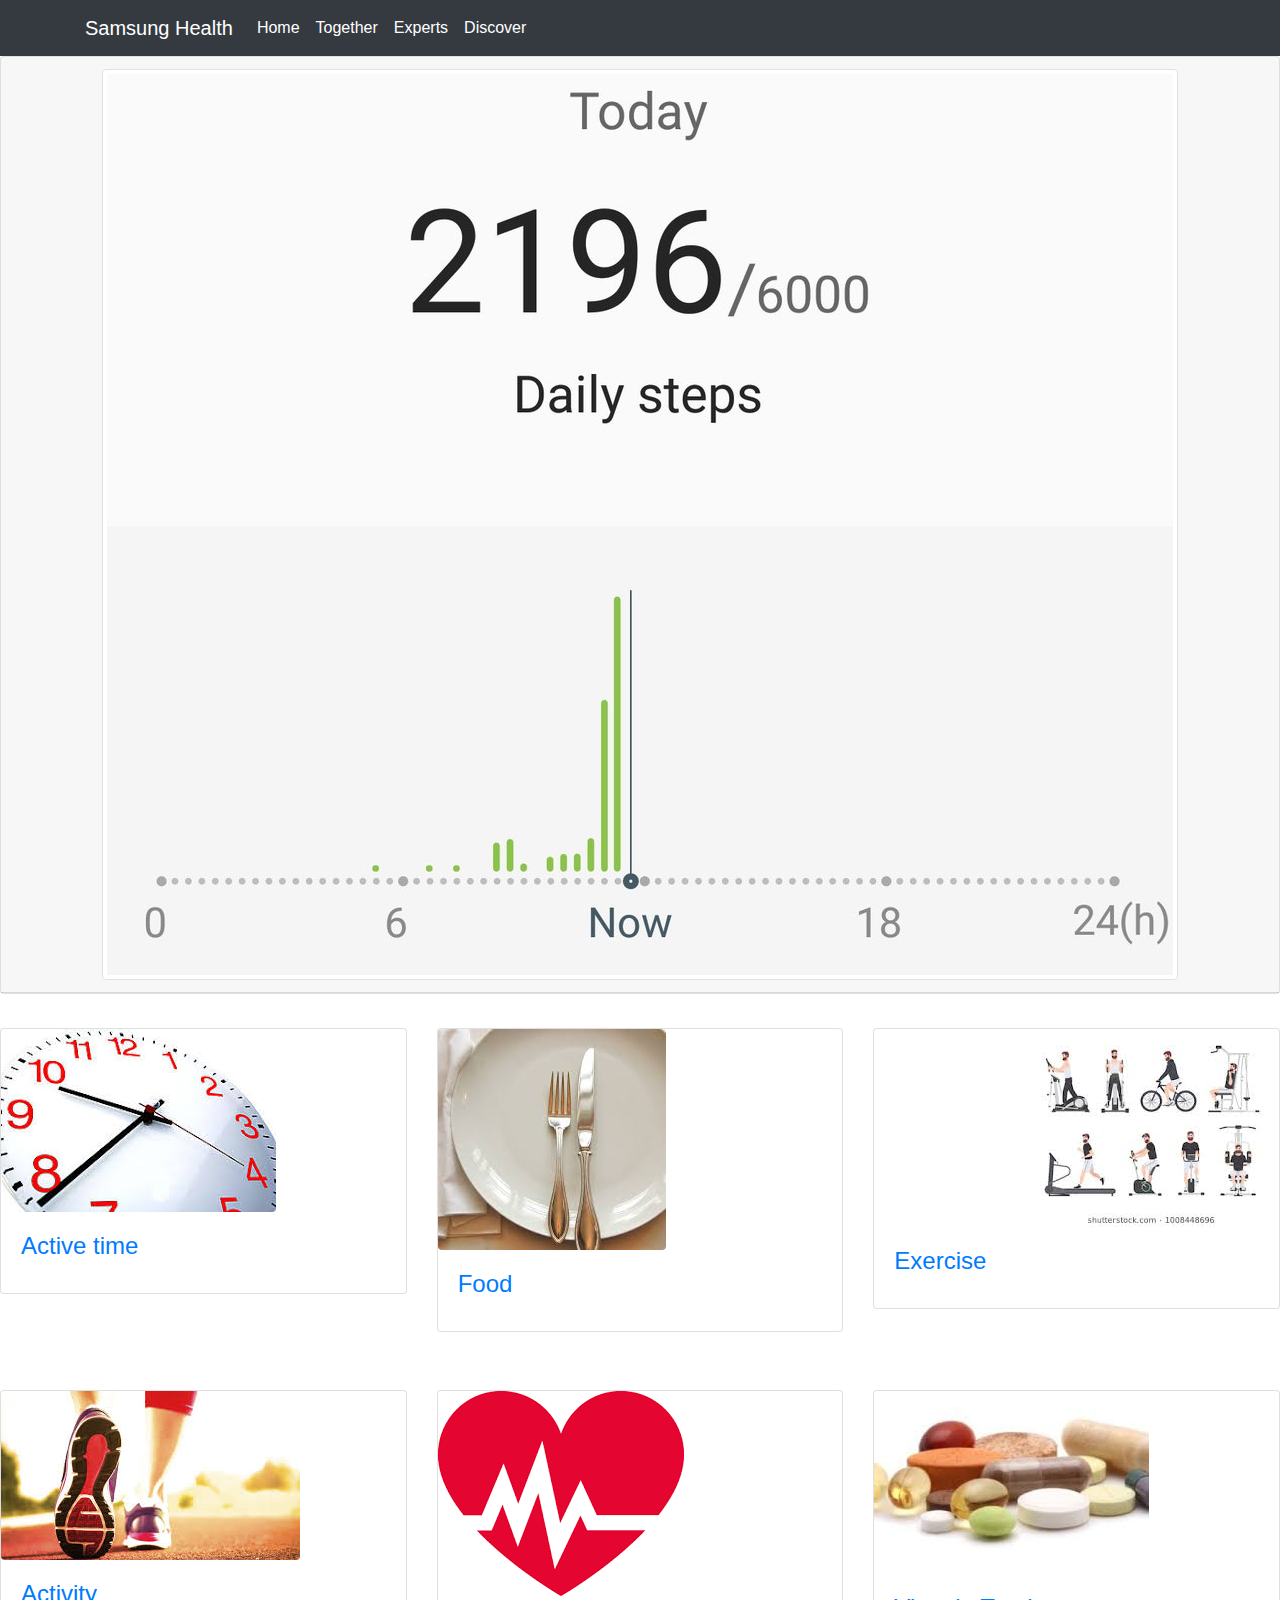
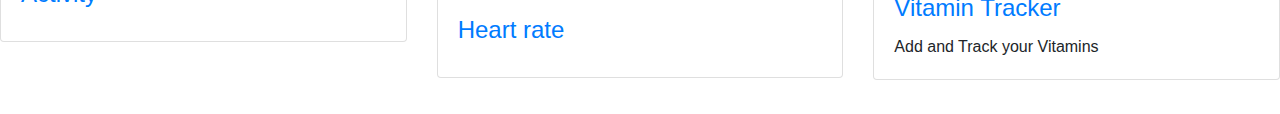
<file: index.html>
<!DOCTYPE html>
<html lang="en">

  <head>

    <meta charset="utf-8">
    <meta name="viewport" content="width=device-width, initial-scale=1, shrink-to-fit=no">
    <meta name="description" content="">
    <meta name="author" content="">

    <title>Samsung Health</title>

    <!-- Bootstrap core CSS -->
    <link href="vendor/bootstrap/css/bootstrap.min.css" rel="stylesheet">

    <!-- Custom styles for this template -->
    <link href="css/shop-homepage.css" rel="stylesheet">

  </head>

  <body>

    <!-- Navigation -->
    <nav class="navbar navbar-expand-lg navbar-dark bg-dark fixed-top">
      <div class="container">
        <a class="navbar-brand" href="#">Samsung Health</a>
        <button class="navbar-toggler" type="button" data-toggle="collapse" data-target="#navbarResponsive" aria-controls="navbarResponsive" aria-expanded="false" aria-label="Toggle navigation">
          <span class="navbar-toggler-icon"></span>
        </button>
        <div class="collapse navbar-collapse" id="navbarNav">
    <ul class="navbar-nav">
      <li class="nav-item active">
        <a class="nav-link" href="#">Home <span class="sr-only">(current)</span></a>
      </li>
      <li class="nav-item active">
        <a class="nav-link" href="#">Together <span class="sr-only">(current)</span></a>
      </li><li class="nav-item active">
        <a class="nav-link" href="#">Experts <span class="sr-only">(current)</span></a>
      </li><li class="nav-item active">
        <a class="nav-link" href="#">Discover<span class="sr-only">(current)</span></a>
      </li>

      </div>
    </nav>

    <div class="card text-center">
    <div class="card-header">
    <img class="img-fluid img-thumbnail" src="img/count.jpg" alt="">

    </div>
  </div>
          <div class="row">

            <div class="col-lg-4 col-md-6 mb-4">
              <div class="mt-4">
              <div class="card h-100">
                <a href="#"><img class="rounded float" src="img/active.jpg" alt="" ></a>
                <div class="card-body">
                  <h4 class="card-title">
                    <a href="#">Active time</a>
                  </h4>
                </div>
              </div>
              </div>
            </div>

            <div class="col-lg-4 col-md-6 mb-4" >
              <div class="mt-4">
              <div class="card h-100">
                <a href="food.html"><img class="rounded float" src="img/food.jpg" alt="" ></a>
                <div class="card-body">
                  <h4 class="card-title">
                    <a href="#">Food</a>
                  </h4>
                </div>
              </div>
              </div>
            </div>

            <div class="col-lg-4 col-md-6 mb-4">
              <div class="mt-4">
              <div class="card h-100">
                <a href="#"><img class="rounded float-right" src="img/exer.jpg" alt="" ></a>
                <div class="card-body">
                  <h4 class="card-title">
                    <a href="#">Exercise</a>
                  </h4>
                </div>
              </div>
              </div>
            </div>

            <div class="col-lg-4 col-md-6 mb-4">
              <div class="mt-4">
              <div class="card h-100">
                <a href="activity.html"><img class="rounded float-left" src="img/activity.jpg" alt="" ></a>
                <div class="card-body">
                  <h4 class="card-title">
                    <a href="activity.html">Activity</a>
                  </h4>
                </div>

              </div>
            </div>
          </div>
            <div class="col-lg-4 col-md-6 mb-4">
              <div class="mt-4">
              <div class="card h-100">
                <a href="#"><img class="rounded float-center" src="img/heart.png" alt="" ></a>
                <div class="card-body">
                  <h4 class="card-title">
                    <a href="#">Heart rate</a>
                  </h4>
                </div>
              </div>
              </div>
            </div>

            <div class="col-lg-4 col-md-6 mb-4">
              <div class="mt-4">
              <div class="card h-100">
                <a href="#"><img class="rounded float-center" src="img/vitamin.jpg" alt="" ></a>
                <div class="card-body">
                  <h4 class="card-title">
                    <a href="#">Vitamin Tracker</a>
                  </h4>
                  <p class="card-text">Add and Track your Vitamins</p>
                </div>
              </div>

            </div>
            </div>

          <!-- /.row -->



    <!-- Bootstrap core JavaScript -->
    <script src="vendor/jquery/jquery.min.js"></script>
    <script src="vendor/bootstrap/js/bootstrap.bundle.min.js"></script>

  </body>

</html>
</file>
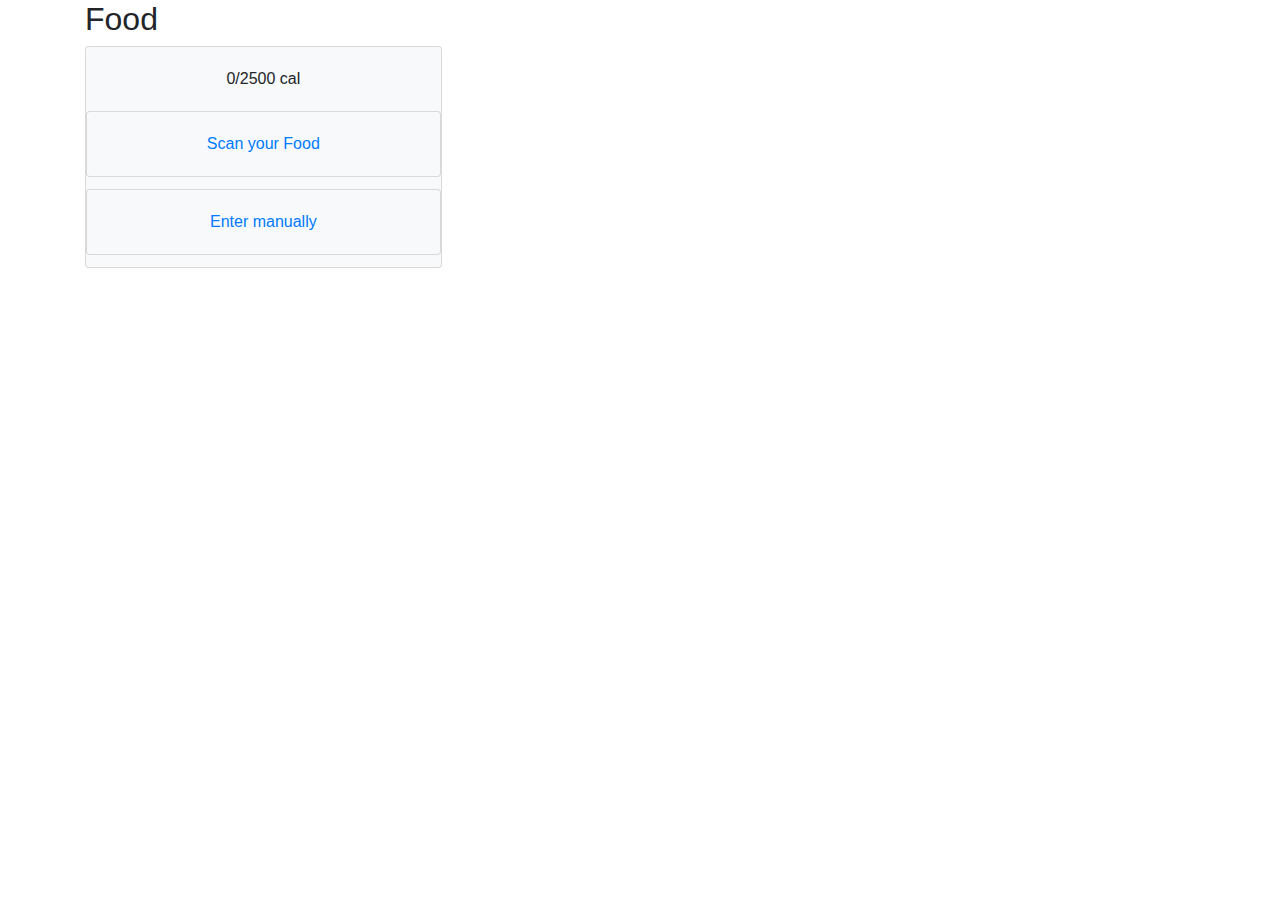
<file: food.html>
<!DOCTYPE html>
<html lang="en">
<head>
  <title>Bootstrap Card</title>
  <meta charset="utf-8">
  <meta name="viewport" content="width=device-width, initial-scale=1">
  <link rel="stylesheet" href="https://maxcdn.bootstrapcdn.com/bootstrap/4.1.3/css/bootstrap.min.css">
  <script src="https://ajax.googleapis.com/ajax/libs/jquery/3.3.1/jquery.min.js"></script>
  <script src="https://cdnjs.cloudflare.com/ajax/libs/popper.js/1.14.3/umd/popper.min.js"></script>
  <script src="https://maxcdn.bootstrapcdn.com/bootstrap/4.1.3/js/bootstrap.min.js"></script>
</head>
<body> 
   
<div class="container">
  <h2>Food</h2>
  
  <div class="card-columns">
      <div class="card bg-light">
      <div class="card-body text-center">
        <p class="card-text">0/2500 cal</p>
      </div>
     
    <div class="card bg-light" >
        
      <div class="card-body text-center">
          <a href="scan.html">
        <p class="card-text">Scan your Food</p>
      </div>
    </div>
    <div class="card bg-light">
        <a href="manual.html">
      <div class="card-body text-center">
        <p class="card-text">Enter manually</p>
      </div>
    </div>
  </div>
</div>

</body>
</html>
</file>
<file: css/shop-homepage.css>
/*!
 * Start Bootstrap - Shop Homepage (https://startbootstrap.com/template-overviews/shop-homepage)
 * Copyright 2013-2017 Start Bootstrap
 * Licensed under MIT (https://github.com/BlackrockDigital/startbootstrap-shop-homepage/blob/master/LICENSE)
 */

body {
  padding-top: 54px;
}

@media (min-width: 992px) {
  body {
    padding-top: 56px;
  }
}
.card {
        margin: 0 auto; /* Added */
        float: none; /* Added */
        margin-bottom: 10px; /* Added */
}
</file>
